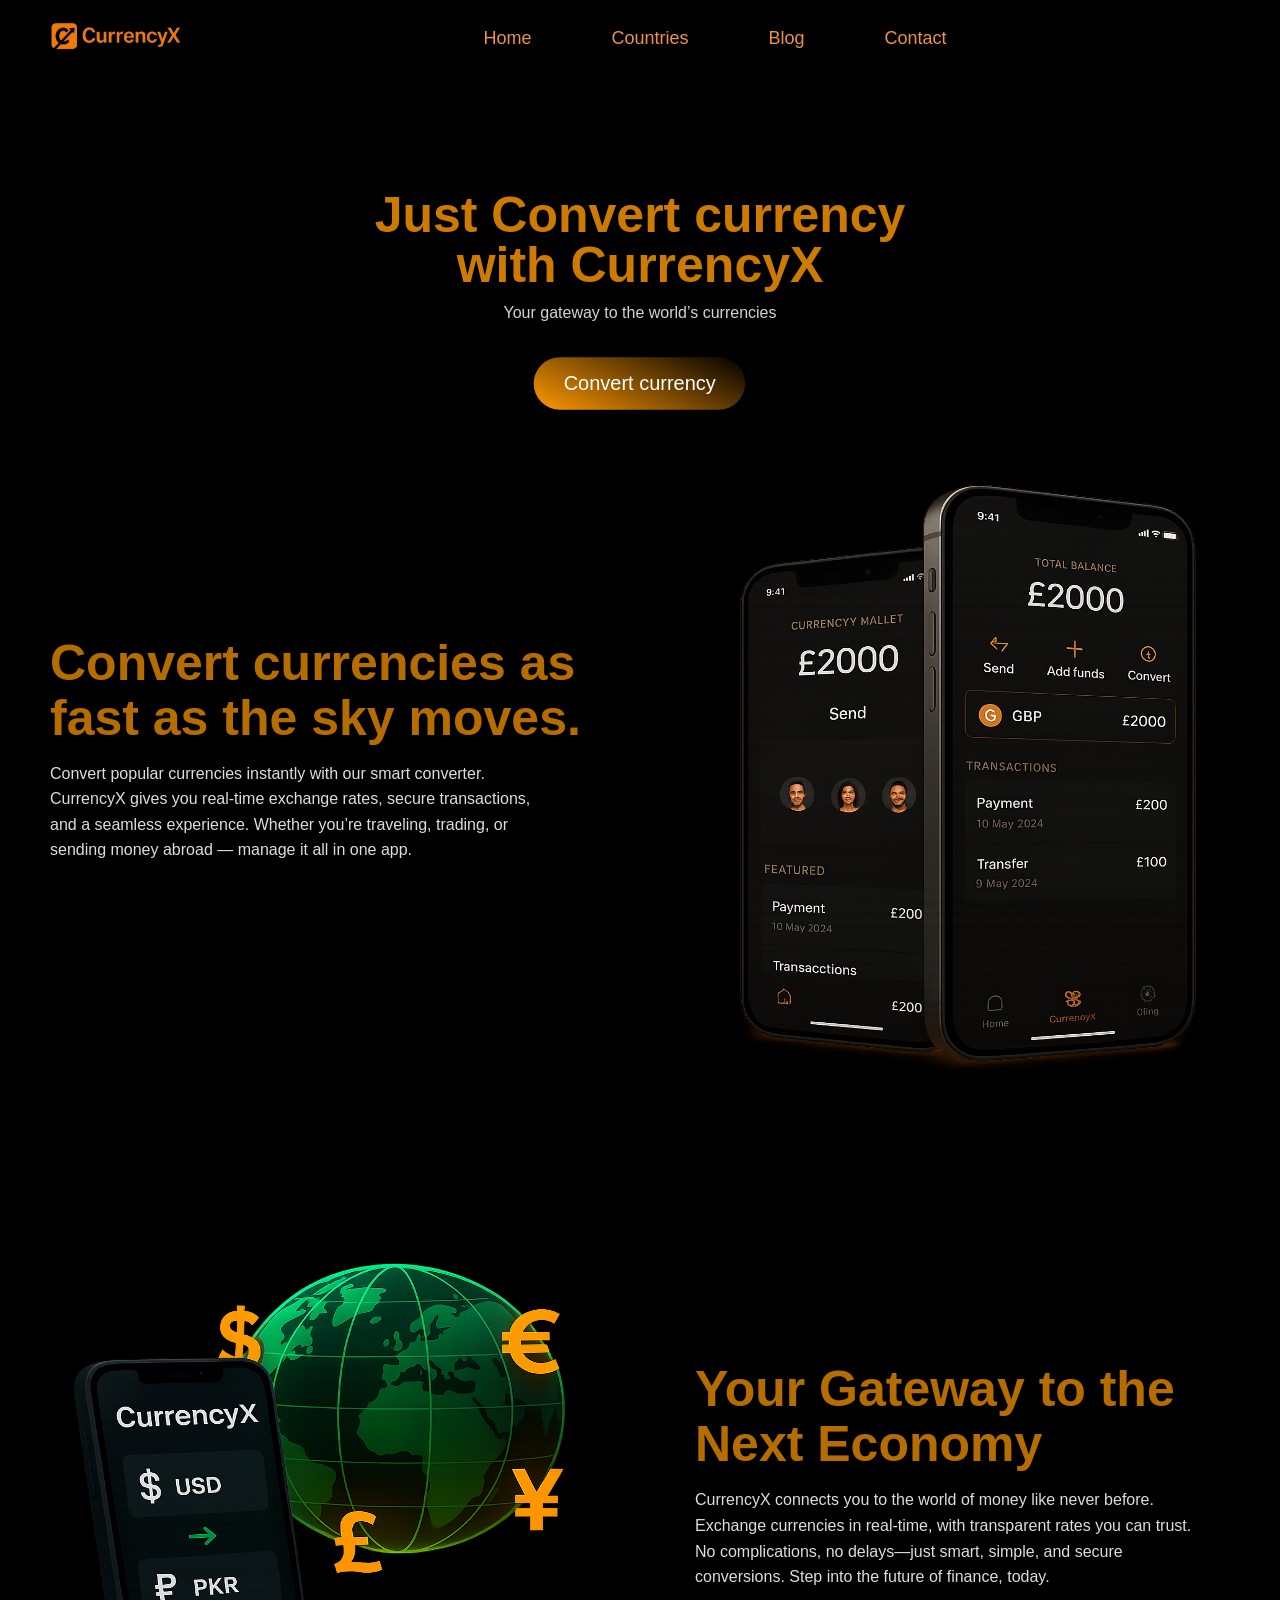
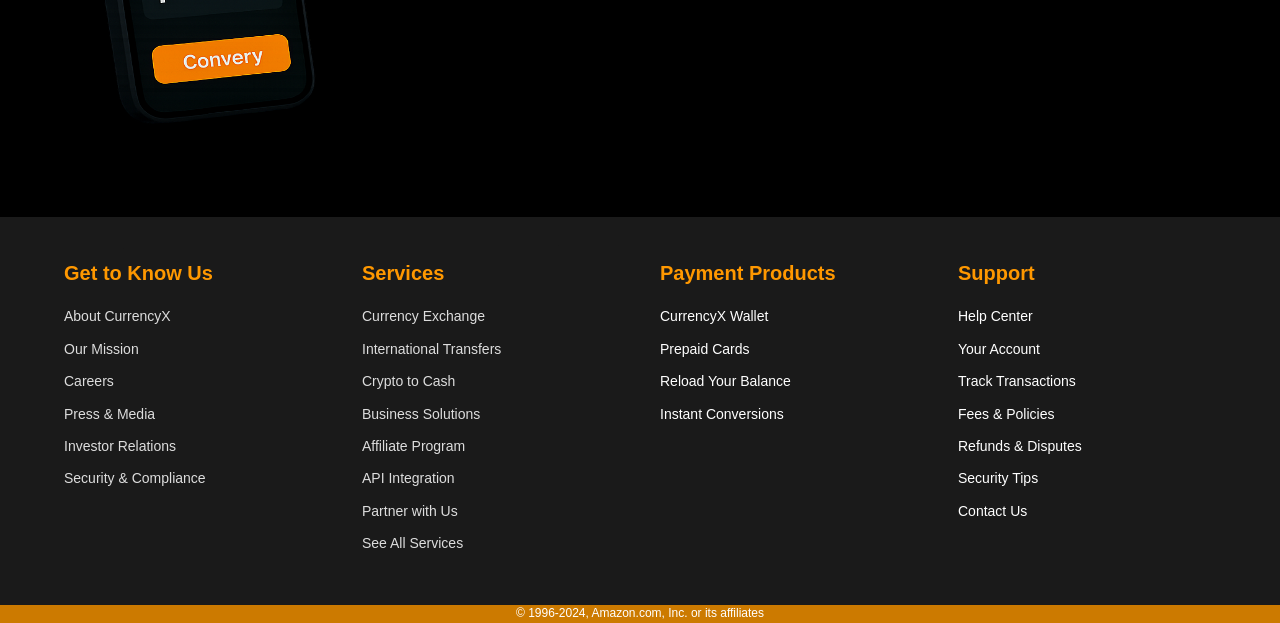
<file: Index.html>
<!DOCTYPE html>
<html lang="en">
<head>
    <meta charset="UTF-8">
    <meta name="theme" type-color=" #ff9800" >
    <meta name="viewport" content="width=device-width, initial-scale=1.0">
    <title>Currency Converter</title>
    <link rel="stylesheet" href="https://cdnjs.cloudflare.com/ajax/libs/font-awesome/6.6.0/css/all.min.css" integrity="sha512-Kc323vGBEqzTmouAECnVceyQqyqdsSiqLQISBL29aUW4U/M7pSPA/gEUZQqv1cwx4OnYxTxve5UMg5GT6L4JJg==" crossorigin="anonymous" referrerpolicy="no-referrer" />
    <link rel="stylesheet" href="/Components/converter.css">
</head>
<body>

   <nav class="navbar">
  <div class="nav-logo">
    <img class="log" src="/Components/currencyX.jpg" alt="currencyX">
  </div>

  <ul class="nav-links">
    <li><a href="/Index.html"class="nav-btn"  id="aboutBtn">Home</a></li>
    <li><a href="/Components/Country.html" class="nav-btn" id="countriesBtn">Countries</a></li>
    <li><a href="/Components/Blog.html" class="nav-btn" id="blogBtn">Blog</a></li>
    <li><a href="/Components/Contact.html"class="nav-btn"  id="contactBtn">Contact</a></li>
  </ul>
</nav>
    <section class="intro-section">
        <h1>Just Convert currency with CurrencyX</h1>
        <h4>Your gateway to the world’s currencies</h4>
        <a href="/Components/currency.html"><button> Convert currency</button></a>
    </section>
    <div class="box">
        <div class="cont">
<div class="section-left" data-aos="fade-right">
  <span class="name hover-text">Convert currencies as fast as the sky moves.</span>
  
  <div
    class="content hover-text"
    data-aos="fade-up"
    data-aos-duration="1000"
  >
   Convert popular currencies instantly with our smart converter. CurrencyX gives you real-time exchange rates, secure transactions, and a seamless experience. Whether you’re traveling, trading, or sending money abroad — manage it all in one app.
  </div>
</div>

        </div>
        <div class="mobile">
            <img data-aos="fade-right" src="/Components/image-1.png" alt="mobile">
        </div>
    </div>
    <br>
    <br>
    <br>
    <div class="box1">
        <div class="cont">
<div class="section-left" data-aos="fade-right">
  <span class="name hover-text">Your Gateway to the Next Economy</span>
  
  <div
    class="content hover-text"
    data-aos="fade-up"
    data-aos-duration="1000"
  >
   CurrencyX connects you to the world of money like never before.
Exchange currencies in real-time, with transparent rates you can trust.
No complications, no delays—just smart, simple, and secure conversions.
Step into the future of finance, today.
  </div>
</div>

        </div>
        <div class="mobile">
            <img data-aos="fade-right" src="/Components/image-2.png" alt="mobile">
        </div>
    </div>  
    <section class="countries-section" style="display: none;" >
        <p>Total Countries Supported: <strong id="totalCountries"></strong></p>
        <ul id="countryList"></ul>
    </section>
        <div class="main-box">      
          
            
            <div class="changer">
                <div class="c1">
                    <span id="same">From</span>
                    <select class="languages-from" id="from"></select>
                </div>
             
                <div class="c3">
                    <select class="languages-to" id="to"></select>
                </div>
            </div>
            
            <div class="last-btn">
                <button class="btn">Change <i class="fa-solid fa-arrow-right-arrow-left"></i> Currency</button>
            </div>
        </div>
           <div class="f2">
     <div class="f2a">
  <p>Get to Know Us</p>
  <ul>
    <li><a>About CurrencyX</a></li>
    <li><a>Our Mission</a></li>
    <li><a>Careers</a></li>
    <li><a>Press & Media</a></li>
    <li><a>Investor Relations</a></li>
    <li><a>Security & Compliance</a></li>
  </ul>
</div>

<div class="f2b">
  <p>Services</p>
  <ul>
    <li><a>Currency Exchange</a></li>
    <li><a>International Transfers</a></li>
    <li><a>Crypto to Cash</a></li>
    <li><a>Business Solutions</a></li>
    <li><a>Affiliate Program</a></li>
    <li><a>API Integration</a></li>
    <li><a>Partner with Us</a></li>
    <li><a>See All Services</a></li>
  </ul>
</div>

<div class="f2c">
  <p>Payment Products</p>
  <ul>
    <li>CurrencyX Wallet</li>
    <li>Prepaid Cards</li>
    <li>Reload Your Balance</li>
    <li>Instant Conversions</li>
  </ul>
</div>

<div class="f2d">
  <p>Support</p>
  <ul>
    <li>Help Center</li>
    <li>Your Account</li>
    <li>Track Transactions</li>
    <li>Fees & Policies</li>
    <li>Refunds & Disputes</li>
    <li>Security Tips</li>
    <li>Contact Us</li>
  </ul>
</div>      
    </div>

  <span id="lest">  
    © 1996-2024, Amazon.com, Inc. or its affiliates
  </span>
   
   
    <script src="/Components/converter.js"></script>
</body>
</html>
</file>
<file: Components/converter.css>
* {
    margin: 0;
    padding: 0;
    box-sizing: border-box;
  font-family: "Poppins", sans-serif;
}

body {
    background-color: #000; 
    color: #fff;
    line-height: 1.6;
}

.start {
    height: 457px;
    width: 100%;
  display: flex;
  align-items: center;   
  justify-content: space-between; 
  gap: 20px;
 background-color: rgb(0, 0, 0);
}
.navbar {
  position: fixed;
  top: 0;
  left: 0;
  width: 100%;
  display: flex;
  align-items: center;
  justify-content: space-between;
  padding: 12px 40px;
  background: none;   
  z-index: 1000;
}

.nav-logo img {
  height: 45px;
  width: auto;
  cursor: pointer;
}

.nav-links {
  list-style: none;
  display: flex;
  justify-content: center;
  flex: 1;
  margin: 0;
  padding: 0;
}

.nav-links li {
  margin: 0 20px;
}

.nav-links a {
  text-decoration: none;
  font-size: 18px;
  font-weight: 520;
  color: #ed9248;        
  transition: color 0.3s ease;
}


.nav-links a:hover {
  color:  #ffffff;  
}
.nav-btn{
     margin-top: 40px;
  padding: 10px 20px;
  border: none;
  border-radius:15px;
  cursor: pointer;
  transition: all 0.3s ease-in-out;
   transform: scale(1.5);
}
.nav-btn:hover{
background: linear-gradient(25deg, #ff9800, #000000);
}
/*-------------------------------------------------*/
.box{
    display: flex;
    align-items: center;
    justify-content: space-between;
    background-color: rgb(0, 0, 0);
    height: 650px;
    gap: 10px;
}
.box1{
    display: flex;
    flex-direction: row-reverse;
    align-items: center;
    justify-content: row-reverse;
    background-color: rgb(0, 0, 0);
    height: 650px;
    gap: 10px;
}
.cont{
    background-color: #000;
    height: 500px;
    width: 100%;
}
.section-left {
  font-family: Arial, sans-serif;
  padding: 20px;
  color: #ff9900b6;
}

.name {
  font-size: 50px;
  font-weight: bold;
  display: block;
  margin-bottom: 10px;
  margin-top: 100px;
  margin-left: 30px;
  line-height: 55px;
}

.hover-text {
  transition: color 0.3s ease;
}

.hover-text:hover {
  color: orange;  
}
.content {  
    color: #dddddd;
  margin-left: 30px;
  margin-top: 15px;
  font-size: 16px;
  line-height: 1.6;
  max-width: 500px;
}

.mobile{
    height: 500px;
    width: 100%;
    
}
.mobile img{
    margin-top: -150px;
 height: 800px;
    width: 100%;   
}
 
.intro-section,
.container,
.about-section,
.countries-section {
   
    justify-content: center;
    align-items: center;
    flex-direction: column;
    padding: 40px 20px;
}
 
.intro-section {
    background: #000000;
    text-align: center;
    margin-top: 150px;
}

.intro-section h1 {
    width: 600px;
    font-size: 50px;
    color: #ff9900cc;
    line-height: 50px;
    display: inline-flex;
}

.intro-section h4 {
    margin-top: 10px;
    font-weight: normal;
    color:#d4d3d1;
}
.intro-section button{
     margin-top: 40px;
  background: linear-gradient(25deg, #ff9800, #000000);
  color: #fff;
  padding: 10px 20px;
  border: none;
  border-radius:20px;
  cursor: pointer;
  transition: all 0.3s ease-in-out;
   transform: scale(1.5);
}
.intro-section button:hover {
  background: linear-gradient(25deg, #000000, #ff9800);
  transform: scale(1.7);
     
} 
.container {
    padding: 20px;
}

.main-box {
    display: none;
} 

 
@media (max-width: 768px) {
    .navbar {
        flex-direction: column;
        text-align: center;
    }
    .nav-links {
        flex-direction: column;
        gap: 10px;
    }
}
 
.two-boxes {
  display: flex;
  justify-content: space-between;
  align-items: center;
  gap: 20px;
  width: 100%;
  height: 100vh;
  padding: 20px;
  box-sizing: border-box;
}
 
.left-box {
  flex: 1;  
  display: flex;
  justify-content: center;
  align-items: center;
  background: none;  
  border-radius: 12px;
  padding: 20px;
}
 
.cta-btn {
  background: #ff9800;
  color: #fff;
  border: none;
  padding: 12px 24px;
  font-size: 16px;
  border-radius: 8px;
  cursor: pointer;
  transition: 0.3s ease;
}
.cta-btn:hover {
  background: #e68900;
}
 
.right-box {
  flex: 3;  
  background:none;
  border-radius: 12px;
  display: flex;
  justify-content: center;
  align-items: center;
  overflow: hidden;
}

 
.dynamic-img {
  max-width: 100%;
  max-height: 100%;
  object-fit: cover;
}

/*88888888888888888888888888888888888888888888888888888*/


.f2 {
    min-height: 300px;
    width: 100%;
    background-color: #1a1a1a;  
    border-top: 0px solid #ff9800;  
    color: white;
    display: flex;
    flex-wrap: wrap;
    padding: 40px 5%;
    gap: 40px;
}


.f2 p {
    font-size: 20px;
    font-weight: 600;
    margin-bottom: 16px;
    color: #ff9800;  
}

.f2 ul {
    padding: 0;
}

.f2 li {
    font-size: 14px;
    margin-bottom: 10px;
    list-style: none;
}

.f2 li a {
    color: #dddddd;
    text-decoration: none;
    transition: color 0.3s ease;
}

.f2 li a:hover {
    color: #ff9800;  
}
 
.f2a, .f2b, .f2c, .f2d {
    flex: 1 1 200px;  
    min-width: 180px;
}

.end {
    height: 77px;
    width: 100%;
    background-color: #ff9800; 
    display: flex;
    justify-content: center;
    align-items: center;
    color: white;
    font-weight: 500;
    font-size: 16px;
}

.last {
    height: 34px;
    width: 100%;
    background-color: #e68a00;  
    display: flex;
    justify-content: center;
    align-items: center;
    color: white;
    font-size: 14px;
    letter-spacing: 0.5px;
}
.last-1{
    margin-top: 21px;
}
#lest {
    height: 18px;
    width: 100%;
    background-color: #cc7a00; 
    display: flex;
    justify-content: center;
    align-items: center;
    color: white;
    font-size: 12px;
}

@media (max-width: 992px) {
  
  .navbar{
    position: relative;
  }
  .two-boxes {
    flex-direction: column;
    height: auto;
  }

  .left-box, .right-box {
    flex: 1 1 100%;
    width: 100%;
    padding: 10px;
  }

  .right-box {
    margin-top: 20px;
  }

  .dynamic-img {
    max-width: 90%;
    height: auto;
  }

  .nav-links {
    flex-wrap: wrap;
    justify-content: center;
    gap: 15px;
  }

  .intro-section h1 {
    width: 100%;
    font-size: 32px;
    line-height: 40px;
  }

  .intro-section {
    margin-top: 70px;
    height: auto;
    padding: 40px 20px;
  }

  .mobile img {
    width: 100%;
    height: auto;
    margin-top: 0;
  }

  .name {
    font-size: 32px;
    margin-left: 0;
    margin-top: 60px;
    text-align: center;
  }

  .content {
    margin: 20px auto;
    text-align: center;
    font-size: 14px;
    max-width: 90%;
  }

  .f2 {
    margin-top: 150px;
    flex-direction: column;
    gap: 20px;
    text-align: center;
  }

  .f2a, .f2b, .f2c, .f2d {
    min-width: 100%;
  }

  .end, .last, #lest {
    font-size: 12px;
    text-align: center;
    padding: 5px;
  }
}

@media (max-width: 480px) {
  .intro-section h1 {
    font-size: 26px;
    line-height: 34px;
  }

  .cta-btn {
    font-size: 14px;
    padding: 10px 18px;
  }

  .nav-links a {
    font-size: 16px;
  }
}
</file>
